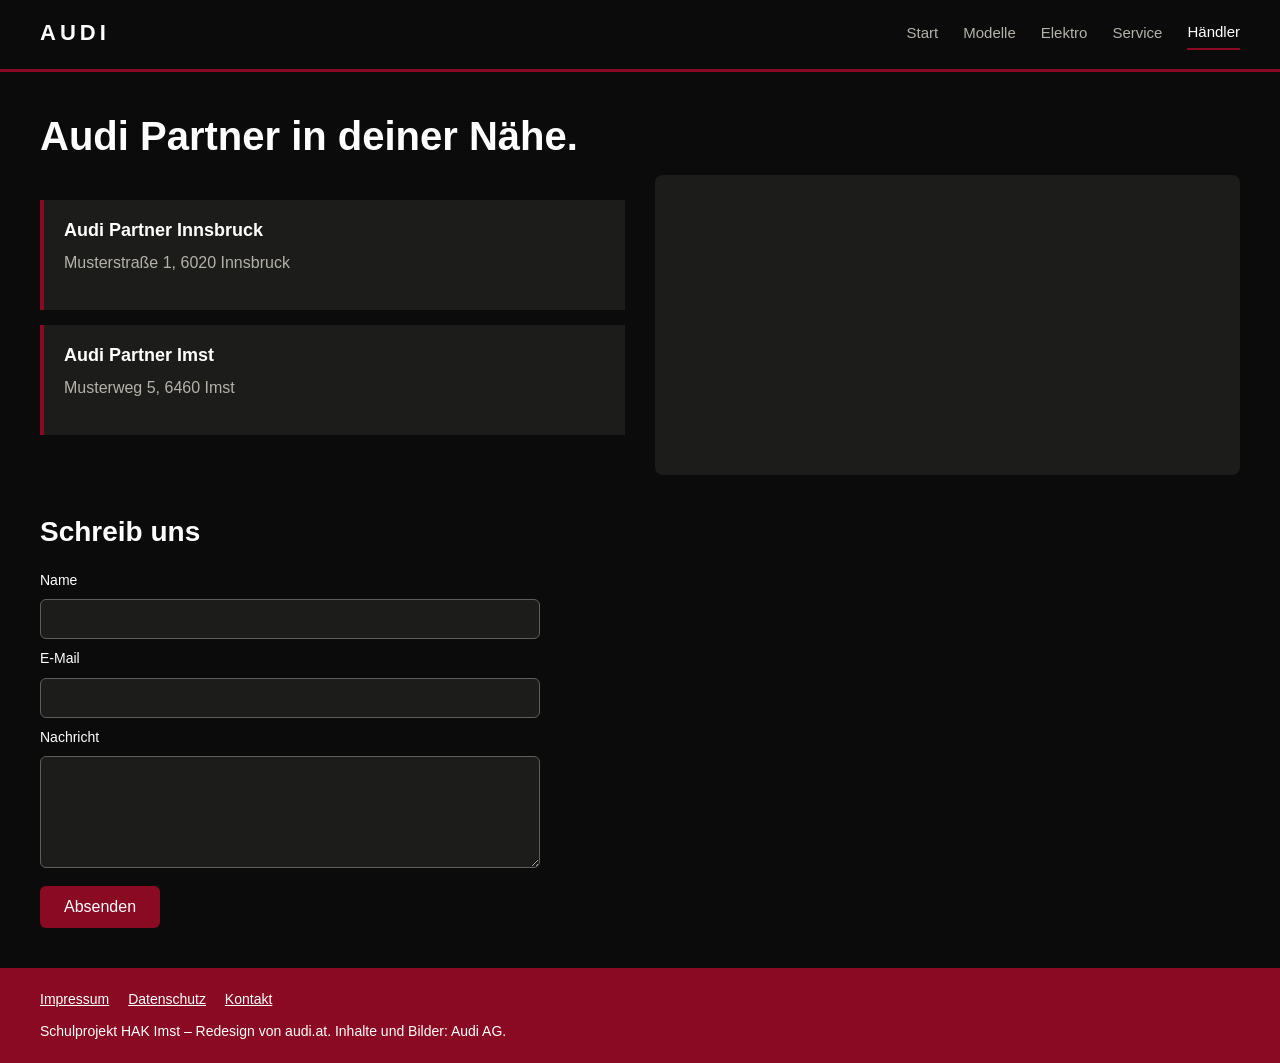
<file: haendler.html>
<!DOCTYPE html>
<html lang="de">
<head>
    <meta charset="UTF-8">
    <meta name="viewport" content="width=device-width, initial-scale=1.0">
    <title>Händler – Audi Österreich</title>
    <link rel="stylesheet" href="style.css">
</head>
<body>

    <!-- ===== MENÜ OBEN ===== -->
    <nav class="menue">
        <a href="index.html" class="logo">AUDI</a>
        <a href="index.html">Start</a>
        <a href="modelle.html">Modelle</a>
        <a href="elektro.html">Elektro</a>
        <a href="service.html">Service</a>
        <a href="haendler.html" class="aktiv">Händler</a>
    </nav>

    <main>

        <h1>Audi Partner in deiner Nähe.</h1>

        <!-- ===== HÄNDLER-LISTE links, KARTE rechts ===== -->
        <section class="hero">
            <div class="hero-text">
                <!-- Platzhalter-Adressen: echte Adressen von audi.at übernehmen -->
                <div class="karte">
                    <h3>Audi Partner Innsbruck</h3>
                    <p>Musterstraße 1, 6020 Innsbruck</p>
                </div>
                <div class="karte">
                    <h3>Audi Partner Imst</h3>
                    <p>Musterweg 5, 6460 Imst</p>
                </div>
            </div>
            <!-- Google-Maps-Karte, eingebunden mit iframe -->
            <iframe class="karte-iframe" src="https://www.google.com/maps?q=Audi+Händler+Imst&output=embed" title="Karte"></iframe>
        </section>

        <!-- ===== KONTAKTFORMULAR ===== -->
        <h2>Schreib uns</h2>
        <form class="formular">
            <label for="name">Name</label>
            <input type="text" id="name" name="name">

            <label for="email">E-Mail</label>
            <input type="email" id="email" name="email">

            <label for="nachricht">Nachricht</label>
            <textarea id="nachricht" name="nachricht" rows="5"></textarea>

            <button type="submit" class="knopf">Absenden</button>
        </form>

    </main>

    <!-- ===== FOOTER ===== -->
    <footer>
        <a href="#">Impressum</a>
        <a href="#">Datenschutz</a>
        <a href="haendler.html">Kontakt</a>
        <p>Schulprojekt HAK Imst – Redesign von audi.at. Inhalte und Bilder: Audi AG.</p>
    </footer>

</body>
</html>
</file>
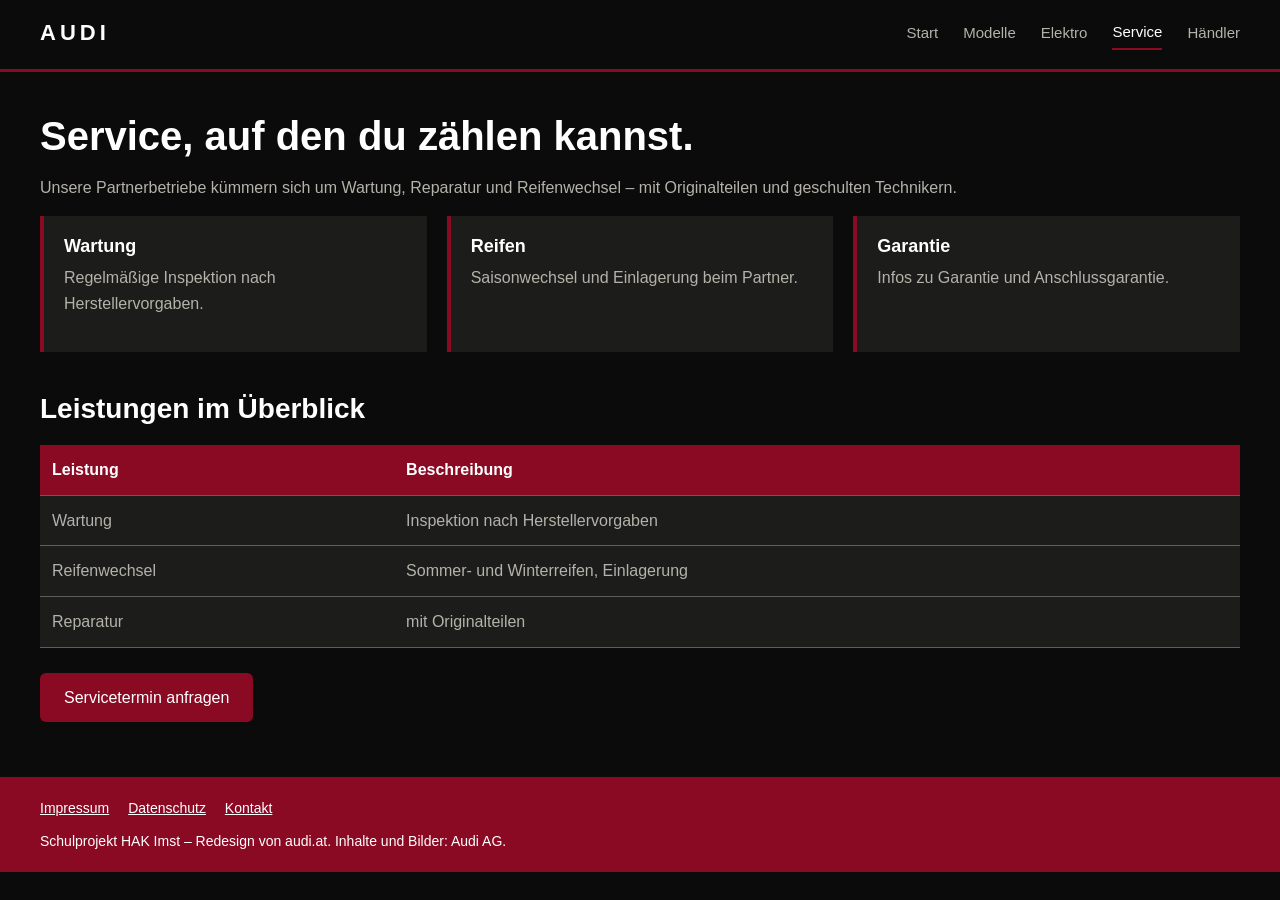
<file: service.html>
<!DOCTYPE html>
<html lang="de">
<head>
    <meta charset="UTF-8">
    <meta name="viewport" content="width=device-width, initial-scale=1.0">
    <title>Service – Audi Österreich</title>
    <link rel="stylesheet" href="style.css">
</head>
<body>

    <!-- ===== MENÜ OBEN ===== -->
    <nav class="menue">
        <a href="index.html" class="logo">AUDI</a>
        <a href="index.html">Start</a>
        <a href="modelle.html">Modelle</a>
        <a href="elektro.html">Elektro</a>
        <a href="service.html" class="aktiv">Service</a>
        <a href="haendler.html">Händler</a>
    </nav>

    <main>

        <!-- ===== EINLEITUNG ===== -->
        <h1>Service, auf den du zählen kannst.</h1>
        <p>Unsere Partnerbetriebe kümmern sich um Wartung, Reparatur und Reifenwechsel – mit Originalteilen und geschulten Technikern.</p>

        <!-- ===== KARTEN: Leistungen ===== -->
        <section class="karten">
            <div class="karte">
                <h3>Wartung</h3>
                <p>Regelmäßige Inspektion nach Herstellervorgaben.</p>
            </div>
            <div class="karte">
                <h3>Reifen</h3>
                <p>Saisonwechsel und Einlagerung beim Partner.</p>
            </div>
            <div class="karte">
                <h3>Garantie</h3>
                <p>Infos zu Garantie und Anschlussgarantie.</p>
            </div>
        </section>

        <!-- ===== TABELLE: Leistungen im Überblick ===== -->
        <h2>Leistungen im Überblick</h2>
        <div class="tabellen-box">
            <table>
                <tr>
                    <th>Leistung</th>
                    <th>Beschreibung</th>
                </tr>
                <tr>
                    <td>Wartung</td>
                    <td>Inspektion nach Herstellervorgaben</td>
                </tr>
                <tr>
                    <td>Reifenwechsel</td>
                    <td>Sommer- und Winterreifen, Einlagerung</td>
                </tr>
                <tr>
                    <td>Reparatur</td>
                    <td>mit Originalteilen</td>
                </tr>
            </table>
        </div>

        <!-- ===== KNOPF ===== -->
        <p class="knopf-zeile"><a href="haendler.html" class="knopf">Servicetermin anfragen</a></p>

    </main>

    <!-- ===== FOOTER ===== -->
    <footer>
        <a href="#">Impressum</a>
        <a href="#">Datenschutz</a>
        <a href="haendler.html">Kontakt</a>
        <p>Schulprojekt HAK Imst – Redesign von audi.at. Inhalte und Bilder: Audi AG.</p>
    </footer>

</body>
</html>
</file>
<file: style.css>
/* ===== GRUNDEINSTELLUNGEN ===== */

* {
    box-sizing: border-box;
    margin: 0;
    padding: 0;
}

body {
    font-family: Arial, Helvetica, sans-serif;
    background-color: #0b0b0b;    
    color: #B4B2A9;               
    line-height: 1.6;
}

/* Überschriften sind weiß */
h1, h2, h3 {
    color: #ffffff;
    line-height: 1.2;
}

h1 { font-size: 40px; margin-bottom: 15px; }
h2 { font-size: 28px; margin: 40px 0 20px; }
h3 { font-size: 18px; margin-bottom: 8px; }

p {
    font-size: 16px;
    margin-bottom: 15px;
}

/* ===== MENÜ OBEN ===== */
.menue {
    display: flex;                
    align-items: center;
    gap: 25px;
    padding: 15px 40px;
    border-bottom: 3px solid #8A0A24;   
}


.menue .logo {
    font-size: 22px;
    font-weight: bold;
    letter-spacing: 4px;
    color: #ffffff;
    text-decoration: none;
    margin-right: auto;          
}

.menue a {
    color: #B4B2A9;
    text-decoration: none;
    font-size: 15px;
    padding-bottom: 4px;
}


.menue a:hover,
.menue a.aktiv {
    color: #ffffff;
    border-bottom: 2px solid #8A0A24;
}

.menue a.logo:hover {
    border-bottom: none;          
}

/* ===== HAUPTINHALT ===== */
main {
    padding: 40px;
}

/* ===== HERO-BEREICH: ===== */
.hero {
    display: flex;
    gap: 30px;
    align-items: center;
}

.hero-text,
.hero img {
    flex: 1;         /* beide gleich groß    */         
    min-width: 0;    /*bild sonst gleich groß wie Bilddatei*/
}


.oberzeile {
    color: #D9536E;
    font-size: 14px;
    margin-bottom: 5px;
}

/* ===== BILDER ===== */
img {
    width: 100%;
    border-radius: 8px;
    object-fit: cover;            /* Bild wird nicht verzerrt */
    background-color: #1c1c1b;   
    min-height: 200px;
}

/* ===== KNOPF ===== */
.knopf {
    display: inline-block;
    background-color: #8A0A24;
    color: #ffffff;
    padding: 12px 24px;
    border-radius: 6px;
    text-decoration: none;
}

.knopf:hover {
    background-color: #5E0718;
}

/* ===== KARTEN ===== */
.karten {
    display: flex;
    flex-wrap: wrap;              /* zu wenig Platz = nächste Zeile */
    gap: 20px;
}

.karte {
    flex: 1;
    min-width: 220px;
    background-color: #1c1c1b;
    border-left: 4px solid #8A0A24;     
    padding: 20px;
}

.karte img {
    min-height: 150px;
    height: 150px;
    margin-bottom: 12px;
}


.mehr {
    color: #D9536E;
    text-decoration: none;
    font-size: 14px;
}

/* ===== TABELLE ===== */
.tabellen-box {
    overflow-x: auto;             /* am Handy seitlich scrollen */
}

table {
    width: 100%;
    border-collapse: collapse;
    background-color: #1c1c1b;
}

th, td {
    padding: 12px;
    text-align: left;
    border-bottom: 1px solid #5F5E5A;
}

th {
    background-color: #8A0A24;
    color: #ffffff;
}

/* ===== FOOTER ===== */
footer {
    background-color: #8A0A24;
    color: #ffffff;
    padding: 20px 40px;
    font-size: 14px;
}

footer a {
    color: #ffffff;
    margin-right: 15px;
}

footer p {
    margin: 10px 0 0;
    font-size: 14px;
}

/* ===== NUR SERVICE-SEITE ===== */
/* Abstand über dem Knopf unter der Tabelle */
.knopf-zeile {
    margin-top: 25px;
}

/* ===== NUR HÄNDLER-SEITE ===== */
/* Händler-Karten untereinander mit Abstand */
.hero-text .karte {
    margin-bottom: 15px;
}

/* eingebettete Google-Maps-Karte */
.karte-iframe {
    flex: 1;
    width: 100%;
    height: 300px;
    border: none;
    border-radius: 8px;
    background-color: #1c1c1b;
}

/* Formular:*/
.formular {
    display: flex;
    flex-direction: column;
    gap: 8px;
    max-width: 500px;
}

.formular label {
    color: #ffffff;
    font-size: 14px;
}

.formular input,
.formular textarea {
    background-color: #1c1c1b;
    border: 1px solid #5F5E5A;
    border-radius: 6px;
    color: #ffffff;
    padding: 10px;
    font-size: 16px;
    font-family: Arial, Helvetica, sans-serif;
}

/* Rahmen wird rot, wenn man ins Feld klickt|| mit KI */
.formular input:focus,
.formular textarea:focus {
    border-color: #8A0A24;
    outline: none;
}

/* button sieht aus wie ein a-Knopf */
.formular button {
    border: none;
    font-size: 16px;
    cursor: pointer;          /* Hand-Symbol beim Drüberfahren */
    align-self: flex-start;   /* Knopf nicht über volle Breite */
    margin-top: 10px;
}

/* ===== HANDY-ANSICHT (768px oder schmäler) ===== */
@media (max-width: 768px) {

    .menue {
        flex-wrap: wrap;          /* Links rutschen in die nächste Zeile */
        gap: 12px;
        padding: 12px 15px;
    }

    .menue .logo {
        width: 100%;              /* Logo in eigener Zeile */
        font-size: 20px;
    }

    .menue a {
        font-size: 14px;
    }

    main {
        padding: 15px;
    }

    .hero {
        flex-direction: column;   /* Bild unter den Text */
    }

    h1 { font-size: 28px; }
    h2 { font-size: 22px; }
    h3 { font-size: 16px; }
    p  { font-size: 15px; }

    footer {
        padding: 15px;
        font-size: 13px;
    }
}
</file>
